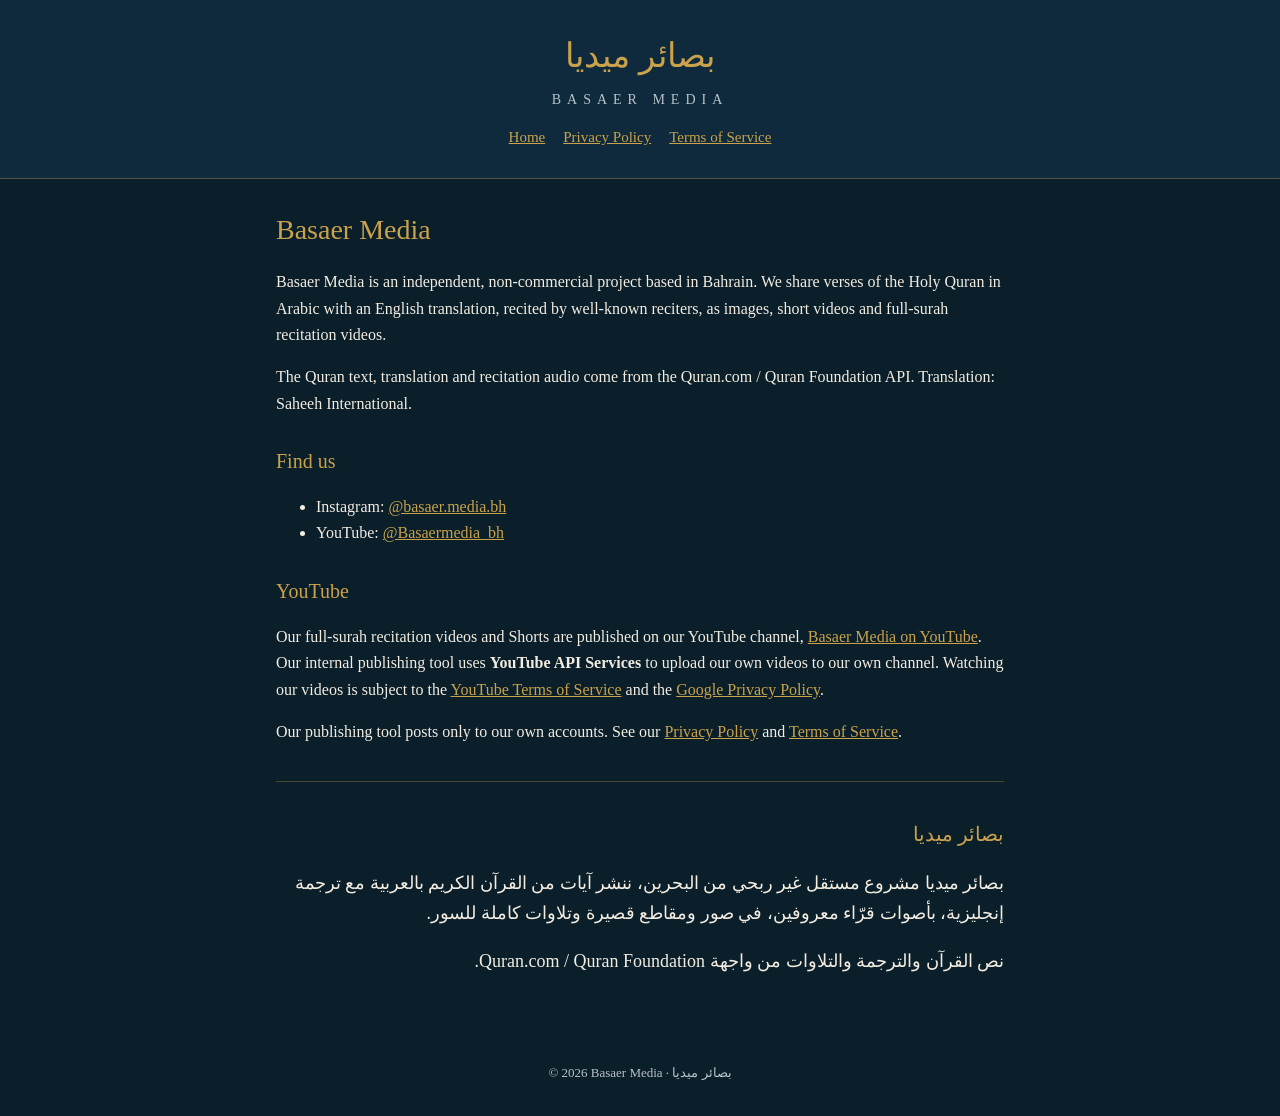
<file: index.html>
<!doctype html>
<html lang="en">
<head>
<meta charset="utf-8">
<meta name="viewport" content="width=device-width, initial-scale=1">
<title>Basaer Media · بصائر ميديا</title>
<meta name="description" content="Basaer Media shares the Holy Quran in Arabic with English translation on Instagram, Facebook and YouTube.">
<link rel="stylesheet" href="style.css">
</head>
<body>
<header>
  <p class="ar">بصائر ميديا</p>
  <p class="en">BASAER MEDIA</p>
  <nav><a href="./">Home</a><a href="privacy.html">Privacy Policy</a><a href="terms.html">Terms of Service</a></nav>
</header>
<main>
  <h1>Basaer Media</h1>
  <p>Basaer Media is an independent, non-commercial project based in Bahrain. We share verses of the Holy Quran in Arabic with an English translation, recited by well-known reciters, as images, short videos and full-surah recitation videos.</p>
  <p>The Quran text, translation and recitation audio come from the Quran.com / Quran Foundation API. Translation: Saheeh International.</p>
  <h2>Find us</h2>
  <ul>
    <li>Instagram: <a href="https://www.instagram.com/basaer.media.bh/">@basaer.media.bh</a></li>
    <li>YouTube: <a href="https://www.youtube.com/@Basaermedia_bh">@Basaermedia_bh</a></li>
  </ul>
  <h2>YouTube</h2>
  <p>Our full-surah recitation videos and Shorts are published on our YouTube channel, <a href="https://www.youtube.com/@Basaermedia_bh">Basaer Media on YouTube</a>. Our internal publishing tool uses <strong>YouTube API Services</strong> to upload our own videos to our own channel. Watching our videos is subject to the <a href="https://www.youtube.com/t/terms">YouTube Terms of Service</a> and the <a href="https://policies.google.com/privacy">Google Privacy Policy</a>.</p>
  <p>Our publishing tool posts only to our own accounts. See our <a href="privacy.html">Privacy Policy</a> and <a href="terms.html">Terms of Service</a>.</p>
  <hr>
  <div class="rtl">
    <h2>بصائر ميديا</h2>
    <p>بصائر ميديا مشروع مستقل غير ربحي من البحرين، ننشر آيات من القرآن الكريم بالعربية مع ترجمة إنجليزية، بأصوات قرّاء معروفين، في صور ومقاطع قصيرة وتلاوات كاملة للسور.</p>
    <p>نص القرآن والترجمة والتلاوات من واجهة Quran.com / Quran Foundation.</p>
  </div>
</main>
<footer>© 2026 Basaer Media · بصائر ميديا</footer>
</body>
</html>
</file>
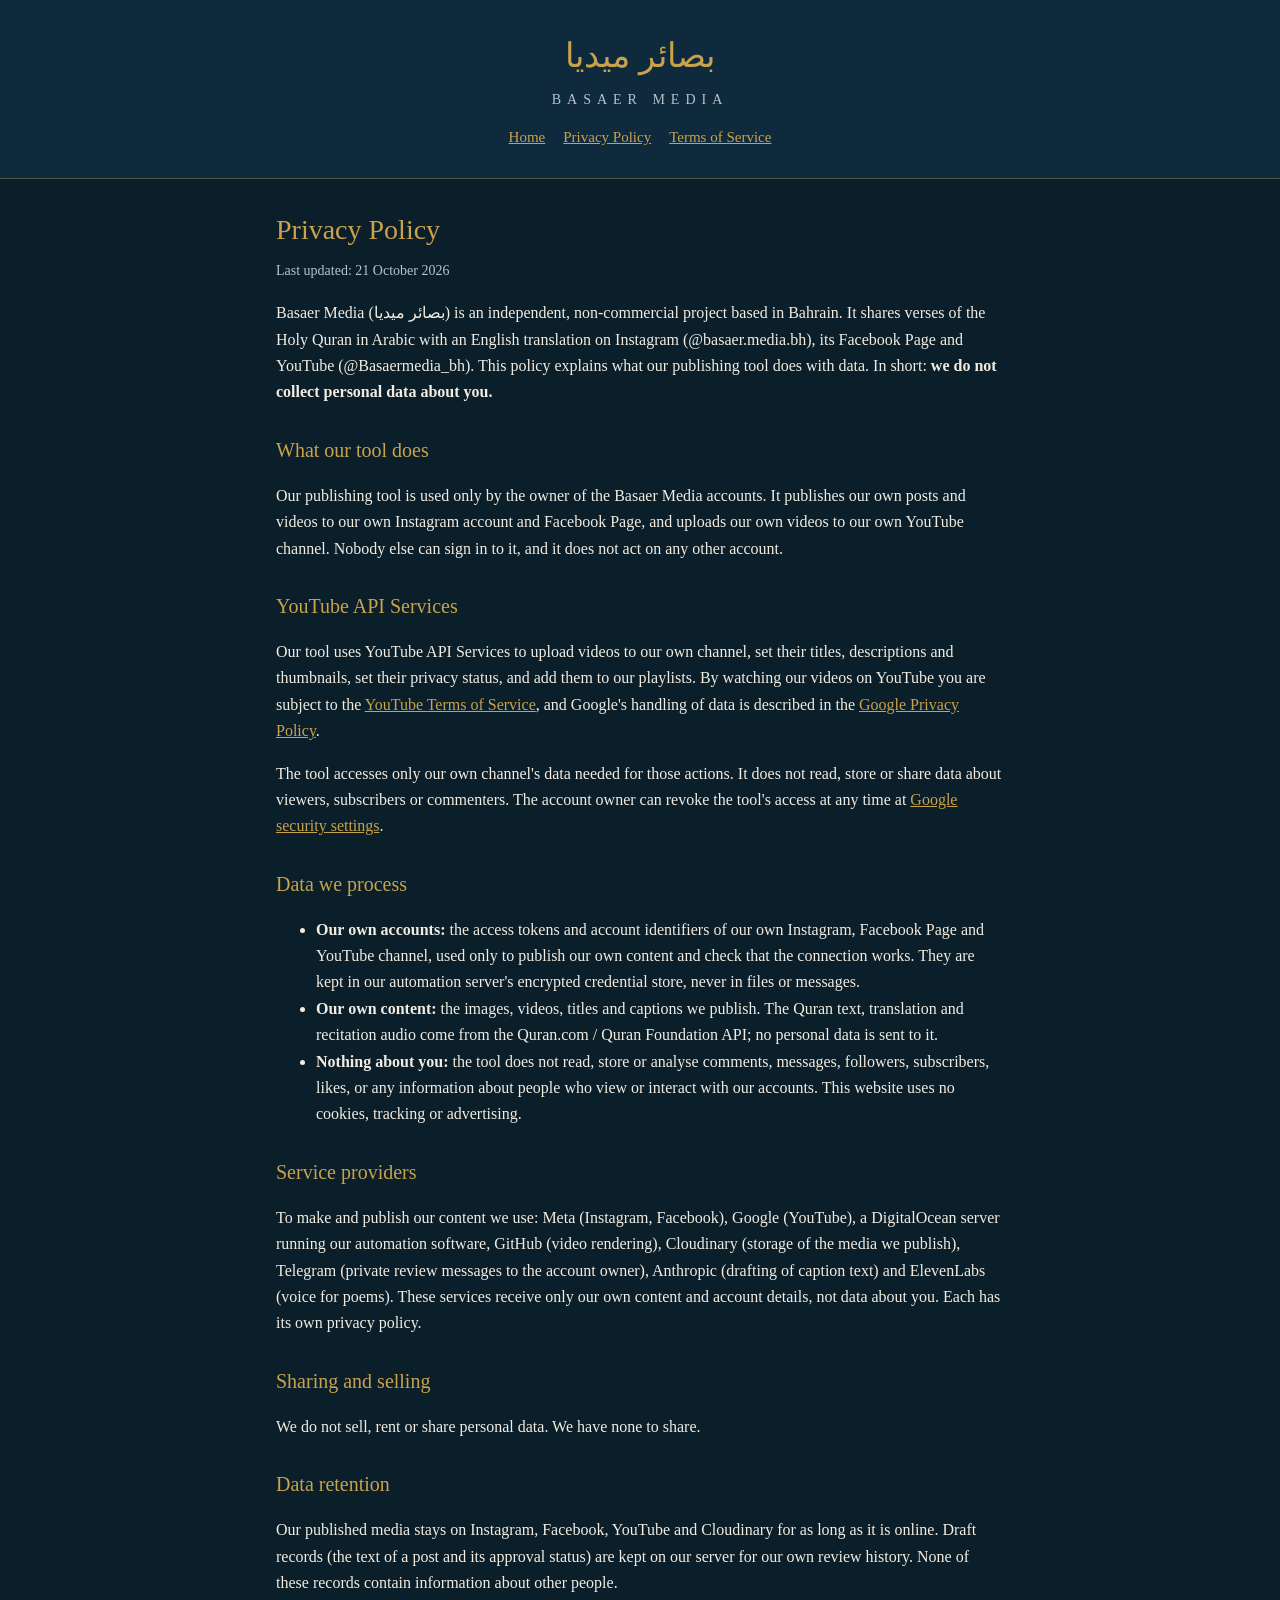
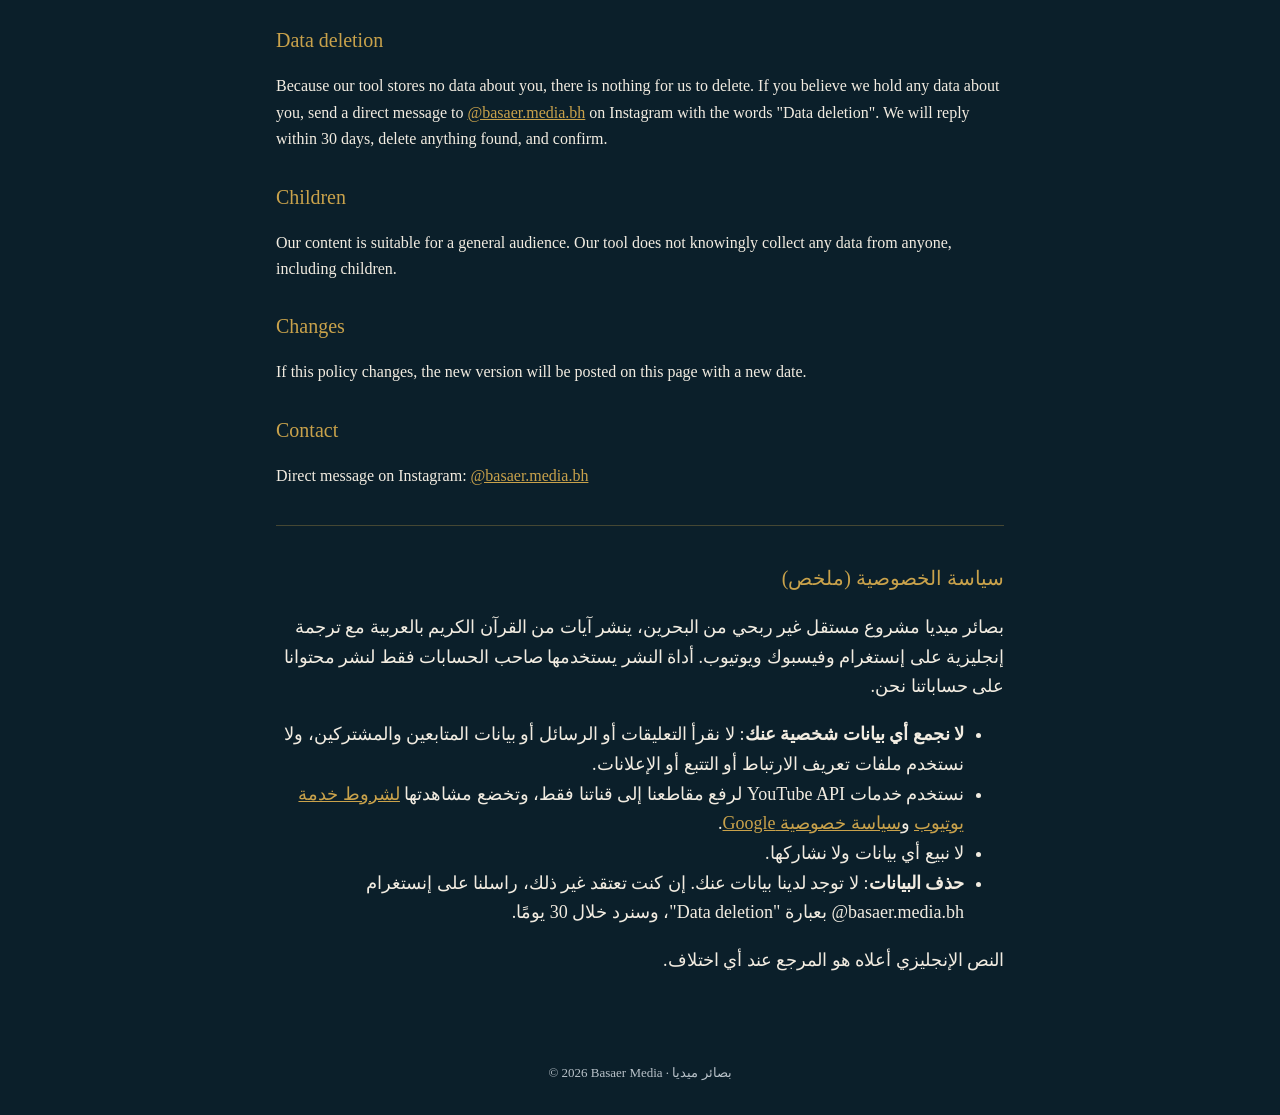
<file: privacy.html>
<!doctype html>
<html lang="en">
<head>
<meta charset="utf-8">
<meta name="viewport" content="width=device-width, initial-scale=1">
<title>Privacy Policy · Basaer Media</title>
<link rel="stylesheet" href="style.css">
</head>
<body>
<header>
  <p class="ar">بصائر ميديا</p>
  <p class="en">BASAER MEDIA</p>
  <nav><a href="./">Home</a><a href="privacy.html">Privacy Policy</a><a href="terms.html">Terms of Service</a></nav>
</header>
<main>
  <h1>Privacy Policy</h1>
  <p class="date">Last updated: 21 October 2026</p>

  <p>Basaer Media (بصائر ميديا) is an independent, non-commercial project based in Bahrain. It shares verses of the Holy Quran in Arabic with an English translation on Instagram (@basaer.media.bh), its Facebook Page and YouTube (@Basaermedia_bh). This policy explains what our publishing tool does with data. In short: <strong>we do not collect personal data about you.</strong></p>

  <h2>What our tool does</h2>
  <p>Our publishing tool is used only by the owner of the Basaer Media accounts. It publishes our own posts and videos to our own Instagram account and Facebook Page, and uploads our own videos to our own YouTube channel. Nobody else can sign in to it, and it does not act on any other account.</p>

  <h2>YouTube API Services</h2>
  <p>Our tool uses YouTube API Services to upload videos to our own channel, set their titles, descriptions and thumbnails, set their privacy status, and add them to our playlists. By watching our videos on YouTube you are subject to the <a href="https://www.youtube.com/t/terms">YouTube Terms of Service</a>, and Google's handling of data is described in the <a href="https://policies.google.com/privacy">Google Privacy Policy</a>.</p>
  <p>The tool accesses only our own channel's data needed for those actions. It does not read, store or share data about viewers, subscribers or commenters. The account owner can revoke the tool's access at any time at <a href="https://security.google.com/settings/security/permissions">Google security settings</a>.</p>

  <h2>Data we process</h2>
  <ul>
    <li><strong>Our own accounts:</strong> the access tokens and account identifiers of our own Instagram, Facebook Page and YouTube channel, used only to publish our own content and check that the connection works. They are kept in our automation server's encrypted credential store, never in files or messages.</li>
    <li><strong>Our own content:</strong> the images, videos, titles and captions we publish. The Quran text, translation and recitation audio come from the Quran.com / Quran Foundation API; no personal data is sent to it.</li>
    <li><strong>Nothing about you:</strong> the tool does not read, store or analyse comments, messages, followers, subscribers, likes, or any information about people who view or interact with our accounts. This website uses no cookies, tracking or advertising.</li>
  </ul>

  <h2>Service providers</h2>
  <p>To make and publish our content we use: Meta (Instagram, Facebook), Google (YouTube), a DigitalOcean server running our automation software, GitHub (video rendering), Cloudinary (storage of the media we publish), Telegram (private review messages to the account owner), Anthropic (drafting of caption text) and ElevenLabs (voice for poems). These services receive only our own content and account details, not data about you. Each has its own privacy policy.</p>

  <h2>Sharing and selling</h2>
  <p>We do not sell, rent or share personal data. We have none to share.</p>

  <h2>Data retention</h2>
  <p>Our published media stays on Instagram, Facebook, YouTube and Cloudinary for as long as it is online. Draft records (the text of a post and its approval status) are kept on our server for our own review history. None of these records contain information about other people.</p>

  <h2>Data deletion</h2>
  <p>Because our tool stores no data about you, there is nothing for us to delete. If you believe we hold any data about you, send a direct message to <a href="https://www.instagram.com/basaer.media.bh/">@basaer.media.bh</a> on Instagram with the words "Data deletion". We will reply within 30 days, delete anything found, and confirm.</p>

  <h2>Children</h2>
  <p>Our content is suitable for a general audience. Our tool does not knowingly collect any data from anyone, including children.</p>

  <h2>Changes</h2>
  <p>If this policy changes, the new version will be posted on this page with a new date.</p>

  <h2>Contact</h2>
  <p>Direct message on Instagram: <a href="https://www.instagram.com/basaer.media.bh/">@basaer.media.bh</a></p>

  <hr>
  <div class="rtl">
    <h2>سياسة الخصوصية (ملخص)</h2>
    <p>بصائر ميديا مشروع مستقل غير ربحي من البحرين، ينشر آيات من القرآن الكريم بالعربية مع ترجمة إنجليزية على إنستغرام وفيسبوك ويوتيوب. أداة النشر يستخدمها صاحب الحسابات فقط لنشر محتوانا على حساباتنا نحن.</p>
    <ul>
      <li><strong>لا نجمع أي بيانات شخصية عنك</strong>: لا نقرأ التعليقات أو الرسائل أو بيانات المتابعين والمشتركين، ولا نستخدم ملفات تعريف الارتباط أو التتبع أو الإعلانات.</li>
      <li>نستخدم خدمات YouTube API لرفع مقاطعنا إلى قناتنا فقط، وتخضع مشاهدتها <a href="https://www.youtube.com/t/terms">لشروط خدمة يوتيوب</a> و<a href="https://policies.google.com/privacy">سياسة خصوصية Google</a>.</li>
      <li>لا نبيع أي بيانات ولا نشاركها.</li>
      <li><strong>حذف البيانات</strong>: لا توجد لدينا بيانات عنك. إن كنت تعتقد غير ذلك، راسلنا على إنستغرام ‎@basaer.media.bh‎ بعبارة "Data deletion"، وسنرد خلال 30 يومًا.</li>
    </ul>
    <p>النص الإنجليزي أعلاه هو المرجع عند أي اختلاف.</p>
  </div>
</main>
<footer>© 2026 Basaer Media · بصائر ميديا</footer>
</body>
</html>
</file>
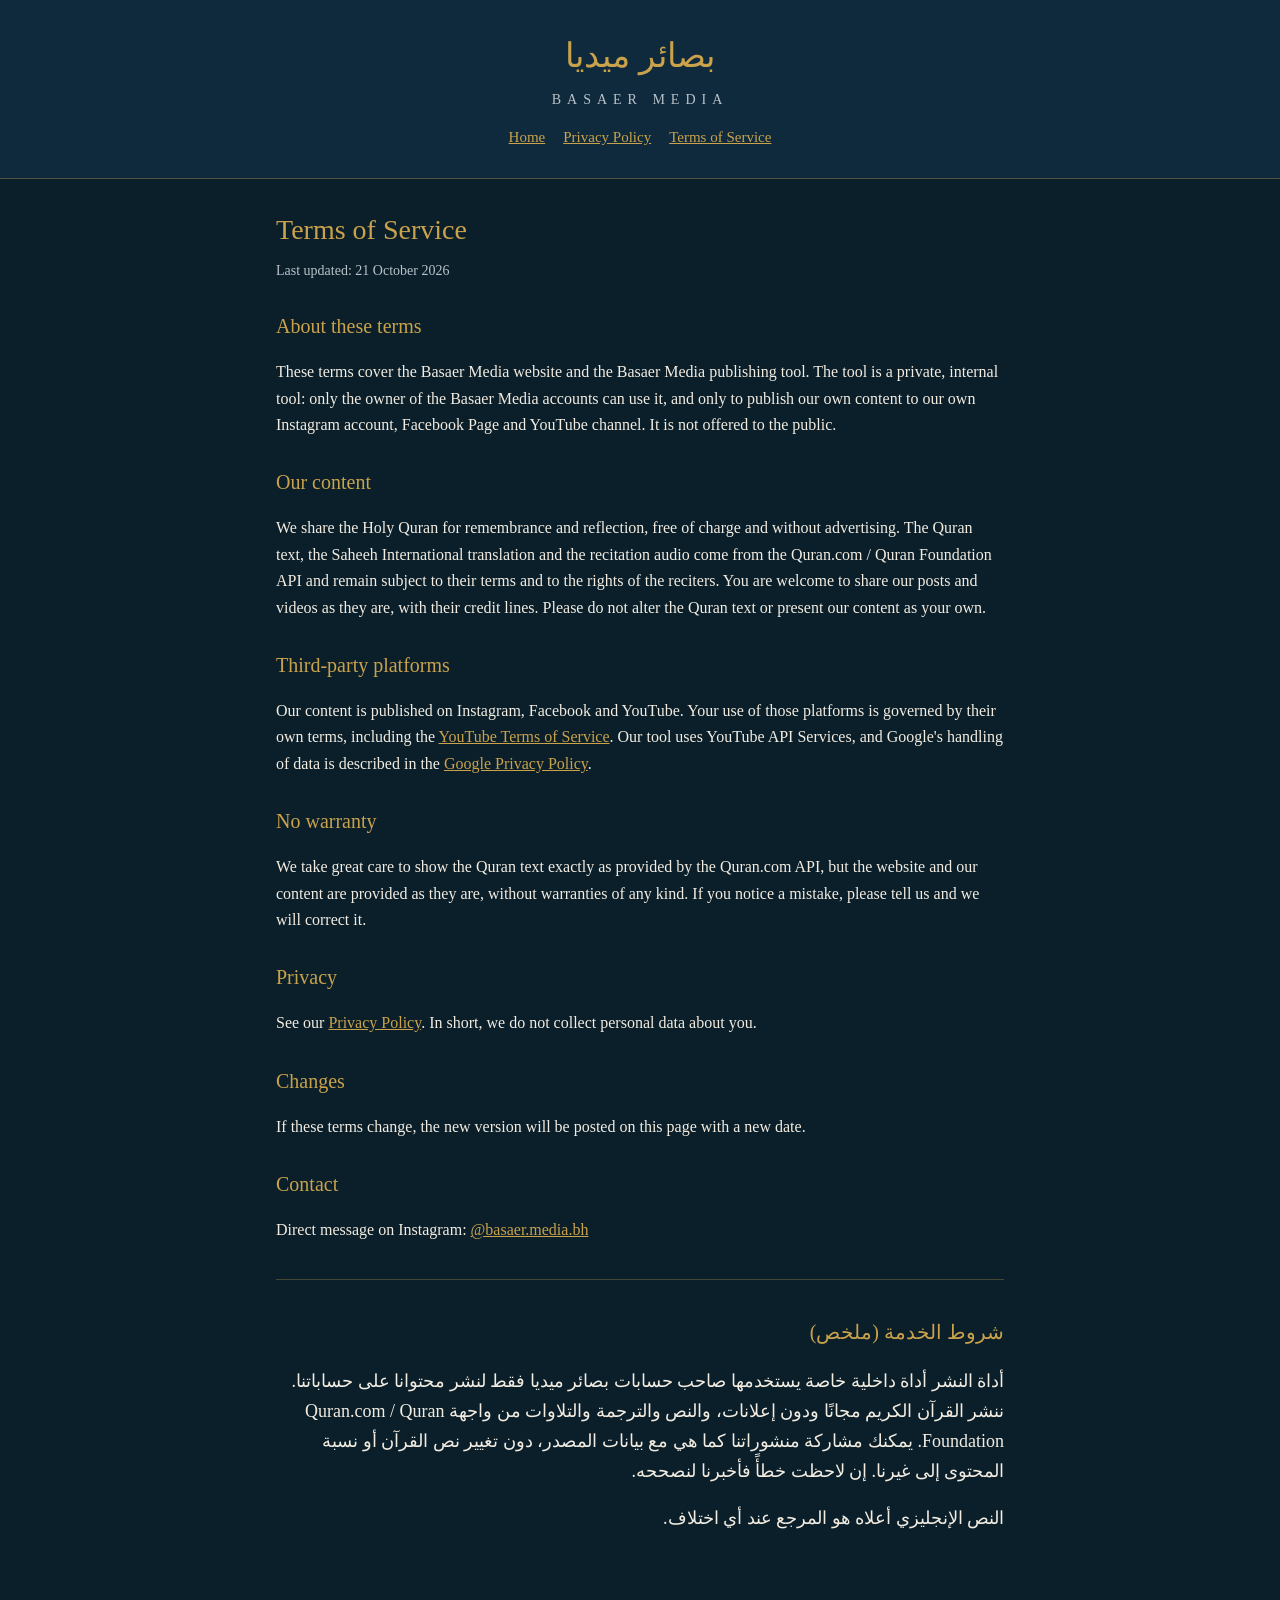
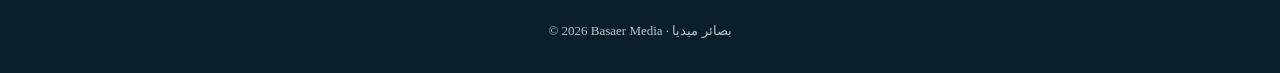
<file: terms.html>
<!doctype html>
<html lang="en">
<head>
<meta charset="utf-8">
<meta name="viewport" content="width=device-width, initial-scale=1">
<title>Terms of Service · Basaer Media</title>
<link rel="stylesheet" href="style.css">
</head>
<body>
<header>
  <p class="ar">بصائر ميديا</p>
  <p class="en">BASAER MEDIA</p>
  <nav><a href="./">Home</a><a href="privacy.html">Privacy Policy</a><a href="terms.html">Terms of Service</a></nav>
</header>
<main>
  <h1>Terms of Service</h1>
  <p class="date">Last updated: 21 October 2026</p>

  <h2>About these terms</h2>
  <p>These terms cover the Basaer Media website and the Basaer Media publishing tool. The tool is a private, internal tool: only the owner of the Basaer Media accounts can use it, and only to publish our own content to our own Instagram account, Facebook Page and YouTube channel. It is not offered to the public.</p>

  <h2>Our content</h2>
  <p>We share the Holy Quran for remembrance and reflection, free of charge and without advertising. The Quran text, the Saheeh International translation and the recitation audio come from the Quran.com / Quran Foundation API and remain subject to their terms and to the rights of the reciters. You are welcome to share our posts and videos as they are, with their credit lines. Please do not alter the Quran text or present our content as your own.</p>

  <h2>Third-party platforms</h2>
  <p>Our content is published on Instagram, Facebook and YouTube. Your use of those platforms is governed by their own terms, including the <a href="https://www.youtube.com/t/terms">YouTube Terms of Service</a>. Our tool uses YouTube API Services, and Google's handling of data is described in the <a href="https://policies.google.com/privacy">Google Privacy Policy</a>.</p>

  <h2>No warranty</h2>
  <p>We take great care to show the Quran text exactly as provided by the Quran.com API, but the website and our content are provided as they are, without warranties of any kind. If you notice a mistake, please tell us and we will correct it.</p>

  <h2>Privacy</h2>
  <p>See our <a href="privacy.html">Privacy Policy</a>. In short, we do not collect personal data about you.</p>

  <h2>Changes</h2>
  <p>If these terms change, the new version will be posted on this page with a new date.</p>

  <h2>Contact</h2>
  <p>Direct message on Instagram: <a href="https://www.instagram.com/basaer.media.bh/">@basaer.media.bh</a></p>

  <hr>
  <div class="rtl">
    <h2>شروط الخدمة (ملخص)</h2>
    <p>أداة النشر أداة داخلية خاصة يستخدمها صاحب حسابات بصائر ميديا فقط لنشر محتوانا على حساباتنا. ننشر القرآن الكريم مجانًا ودون إعلانات، والنص والترجمة والتلاوات من واجهة Quran.com / Quran Foundation. يمكنك مشاركة منشوراتنا كما هي مع بيانات المصدر، دون تغيير نص القرآن أو نسبة المحتوى إلى غيرنا. إن لاحظت خطأً فأخبرنا لنصححه.</p>
    <p>النص الإنجليزي أعلاه هو المرجع عند أي اختلاف.</p>
  </div>
</main>
<footer>© 2026 Basaer Media · بصائر ميديا</footer>
</body>
</html>
</file>
<file: style.css>
:root { --navy:#0F2A3D; --deep:#0B1F2A; --gold:#C9A24B; --cream:#F2ECE1; --muted:#b9c2c9; }
* { box-sizing:border-box; }
html, body { margin:0; background:var(--deep); color:var(--cream); font-family:Georgia, "Times New Roman", serif; line-height:1.65; }
a { color:var(--gold); }
header { background:var(--navy); border-bottom:1px solid rgba(201,162,75,.35); padding:28px 16px; text-align:center; }
header .ar { font-size:34px; color:var(--gold); margin:0; }
header .en { letter-spacing:6px; font-size:14px; margin:4px 0 0; color:var(--muted); }
nav { margin-top:14px; display:flex; gap:18px; justify-content:center; flex-wrap:wrap; font-size:15px; }
main { max-width:760px; margin:0 auto; padding:28px 16px 48px; }
h1 { color:var(--gold); font-weight:normal; font-size:28px; margin:0 0 6px; }
h2 { color:var(--gold); font-weight:normal; font-size:20px; margin:28px 0 6px; }
.date { color:var(--muted); font-size:14px; margin:0 0 18px; }
.rtl { direction:rtl; text-align:right; font-family:"Amiri", "Traditional Arabic", "Segoe UI", Tahoma, serif; font-size:18px; }
hr { border:0; border-top:1px solid rgba(201,162,75,.3); margin:36px 0; }
footer { text-align:center; color:var(--muted); font-size:13px; padding:20px 16px 32px; }
</file>
